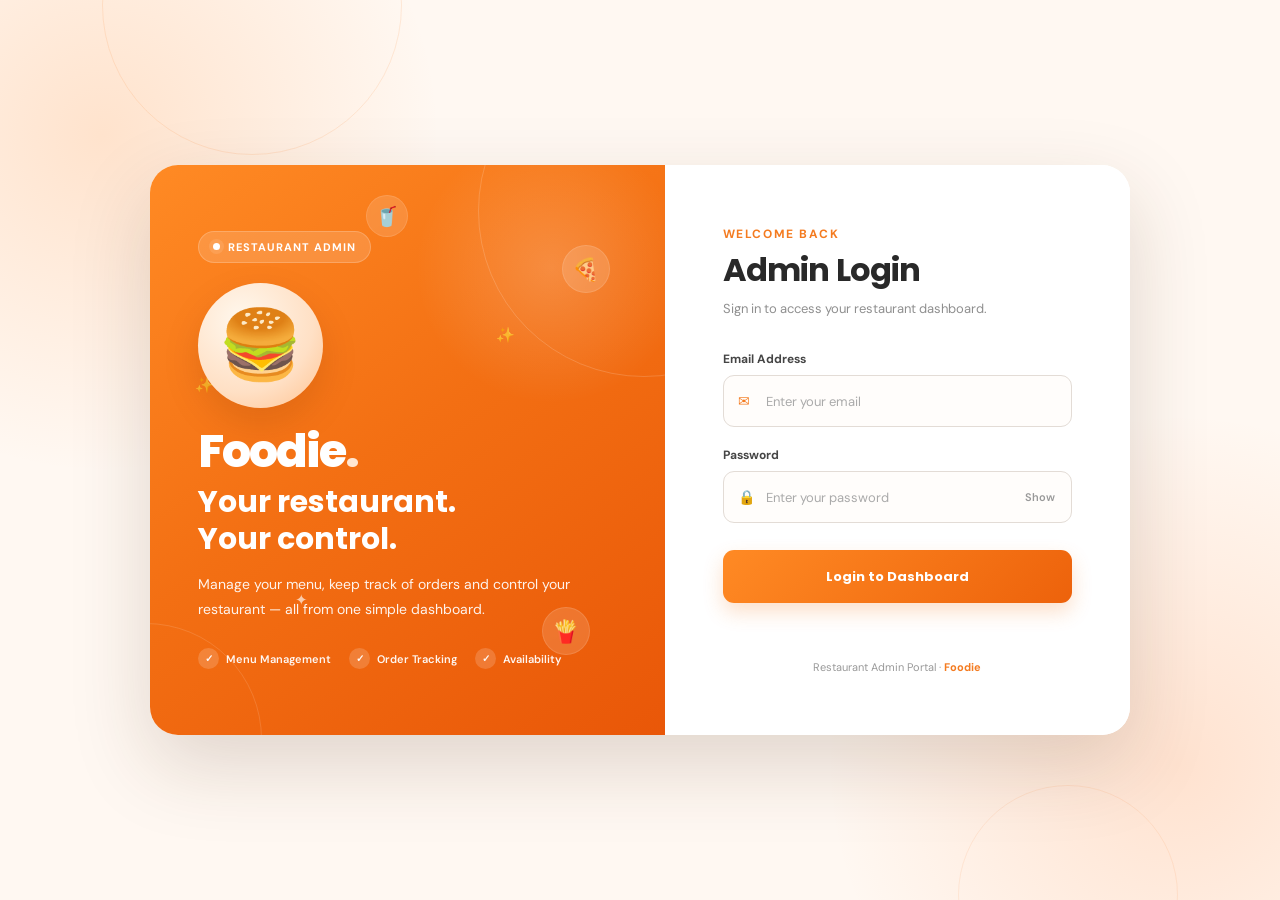
<file: frontend/index.html>
<!DOCTYPE html>
<html lang="en">
<head>
    <meta charset="UTF-8">
    <meta name="viewport" content="width=device-width, initial-scale=1.0">

    <title>Foodie - Restaurant Admin</title>

    <!-- Fonts -->
    <link rel="preconnect" href="https://fonts.googleapis.com">
    <link rel="preconnect" href="https://fonts.gstatic.com" crossorigin>

    <link
        href="https://fonts.googleapis.com/css2?family=DM+Sans:wght@400;500;600;700&family=Poppins:wght@500;600;700;800&display=swap"
        rel="stylesheet"
    >

    <style>

        * {
            box-sizing: border-box;
            margin: 0;
            padding: 0;
        }

        body {
            font-family: "DM Sans", Arial, sans-serif;
            min-height: 100vh;
            overflow: hidden;

            background:
                radial-gradient(
                    circle at 8% 15%,
                    rgba(255, 142, 55, 0.20),
                    transparent 24%
                ),
                radial-gradient(
                    circle at 92% 85%,
                    rgba(255, 112, 28, 0.16),
                    transparent 25%
                ),
                #fff8f2;

            display: flex;
            align-items: center;
            justify-content: center;

            color: #292929;
        }


        /* =====================================
           BACKGROUND
        ===================================== */

        .shape {
            position: fixed;
            pointer-events: none;
            z-index: 0;
        }

        .shape-one {
            width: 300px;
            height: 300px;

            border-radius: 50%;

            border: 1px solid rgba(244, 123, 32, 0.13);

            top: -145px;
            left: 8%;
        }

        .shape-two {
            width: 220px;
            height: 220px;

            border-radius: 50%;

            border: 1px solid rgba(244, 123, 32, 0.10);

            bottom: -105px;
            right: 8%;
        }

        .shape-three,
        .shape-four {
            border-radius: 50%;
            background: #f47b20;
        }

        .shape-three {
            width: 11px;
            height: 11px;

            top: 19%;
            right: 13%;

            opacity: 0.35;

            animation: dotFloat 4s ease-in-out infinite;
        }

        .shape-four {
            width: 7px;
            height: 7px;

            bottom: 20%;
            left: 13%;

            opacity: 0.25;

            animation: dotFloat 5s ease-in-out infinite reverse;
        }

        @keyframes dotFloat {

            0%, 100% {
                transform: translateY(0);
            }

            50% {
                transform: translateY(-14px);
            }
        }


        /* =====================================
           MAIN CARD
        ===================================== */

        .login-wrapper {
            width: 980px;
            max-width: 92%;
            min-height: 570px;

            display: grid;
            grid-template-columns: 1.05fr 0.95fr;

            background: #ffffff;

            border-radius: 28px;
            overflow: hidden;

            position: relative;
            z-index: 2;

            box-shadow:
                0 30px 80px rgba(72, 39, 19, 0.17);

            animation: cardAppear 0.7s ease;
        }

        @keyframes cardAppear {

            from {
                opacity: 0;
                transform: translateY(18px) scale(0.98);
            }

            to {
                opacity: 1;
                transform: translateY(0) scale(1);
            }
        }


        /* =====================================
           LEFT HERO
        ===================================== */

        .hero-section {
            position: relative;
            overflow: hidden;

            padding: 48px;

            color: white;

            background:
                radial-gradient(
                    circle at 78% 18%,
                    rgba(255,255,255,0.18),
                    transparent 22%
                ),
                linear-gradient(
                    145deg,
                    #ff8a24 0%,
                    #f36f13 48%,
                    #e95708 100%
                );

            display: flex;
            flex-direction: column;
            justify-content: center;
        }

        .hero-section::before {
            content: "";

            position: absolute;

            width: 330px;
            height: 330px;

            border-radius: 50%;

            border: 1px solid rgba(255,255,255,0.16);

            right: -145px;
            top: -120px;
        }

        .hero-section::after {
            content: "";

            position: absolute;

            width: 230px;
            height: 230px;

            border-radius: 50%;

            border: 1px solid rgba(255,255,255,0.13);

            left: -120px;
            bottom: -120px;
        }


        /* =====================================
           BADGE
        ===================================== */

        .badge {
            display: inline-flex;
            align-items: center;
            gap: 8px;

            width: fit-content;

            padding: 8px 14px;

            border-radius: 30px;

            background: rgba(255,255,255,0.15);

            border: 1px solid rgba(255,255,255,0.20);

            font-size: 11px;
            font-weight: 700;

            letter-spacing: 1px;

            margin-bottom: 20px;

            position: relative;
            z-index: 10;
        }

        .badge-dot {
            width: 7px;
            height: 7px;

            border-radius: 50%;

            background: white;

            box-shadow:
                0 0 0 4px rgba(255,255,255,0.10);
        }


        /* =====================================
           MAIN FOOD
        ===================================== */

        .food-visual {
            width: 125px;
            height: 125px;

            border-radius: 50%;

            background:
                radial-gradient(
                    circle at 35% 30%,
                    #fff8ee,
                    #ffe0c5 60%,
                    #ffc18e 100%
                );

            display: flex;
            align-items: center;
            justify-content: center;

            font-size: 68px;

            margin-bottom: 20px;

            box-shadow:
                0 15px 35px rgba(130, 49, 5, 0.18);

            position: relative;
            z-index: 5;

            animation:
                mainFoodFloat 4s ease-in-out infinite,
                foodGlow 3s ease-in-out infinite;
        }

        @keyframes mainFoodFloat {

            0%, 100% {
                transform: translateY(0) rotate(0deg);
            }

            50% {
                transform: translateY(-9px) rotate(2deg);
            }
        }

        @keyframes foodGlow {

            0%, 100% {
                box-shadow:
                    0 15px 35px rgba(130, 49, 5, 0.18);
            }

            50% {
                box-shadow:
                    0 20px 45px rgba(130, 49, 5, 0.27);
            }
        }


        /* =====================================
           FLOATING FOOD
        ===================================== */

        .floating-food {
            position: absolute;

            width: 48px;
            height: 48px;

            border-radius: 50%;

            background: rgba(255,255,255,0.14);

            border: 1px solid rgba(255,255,255,0.12);

            display: flex;
            align-items: center;
            justify-content: center;

            font-size: 22px;

            z-index: 4;

            backdrop-filter: blur(2px);
        }

        .pizza {
            top: 80px;
            right: 55px;

            animation:
                pizzaFloat 5s ease-in-out infinite,
                pizzaRotate 7s linear infinite;
        }

        @keyframes pizzaFloat {

            0%, 100% {
                transform: translate(0, 0);
            }

            50% {
                transform: translate(-10px, 13px);
            }
        }

        @keyframes pizzaRotate {

            from {
                rotate: 0deg;
            }

            to {
                rotate: 360deg;
            }
        }

        .fries {
            right: 75px;
            bottom: 80px;

            animation: friesFloat 4.5s ease-in-out infinite;
        }

        @keyframes friesFloat {

            0%, 100% {
                transform: translate(0, 0) rotate(0deg);
            }

            50% {
                transform: translate(10px, -13px) rotate(5deg);
            }
        }

        .drink {
            left: 42%;
            top: 30px;

            width: 42px;
            height: 42px;

            font-size: 19px;

            animation: drinkFloat 4.2s ease-in-out infinite;
        }

        @keyframes drinkFloat {

            0%, 100% {
                transform: translateY(0);
            }

            50% {
                transform: translateY(12px);
            }
        }


        /* =====================================
           SPARKLES
        ===================================== */

        .food-particle {
            position: absolute;

            font-size: 15px;

            opacity: 0.65;

            z-index: 3;
        }

        .particle-one {
            top: 160px;
            right: 150px;

            animation: particleOne 5s ease-in-out infinite;
        }

        .particle-two {
            bottom: 125px;
            left: 145px;

            animation: particleTwo 6s ease-in-out infinite;
        }

        .particle-three {
            top: 210px;
            left: 45px;

            animation: particleThree 5.5s ease-in-out infinite;
        }

        @keyframes particleOne {

            0%, 100% {
                transform: translate(0, 0);
                opacity: 0.4;
            }

            50% {
                transform: translate(8px, -15px);
                opacity: 0.9;
            }
        }

        @keyframes particleTwo {

            0%, 100% {
                transform: translate(0, 0);
                opacity: 0.35;
            }

            50% {
                transform: translate(-10px, 12px);
                opacity: 0.8;
            }
        }

        @keyframes particleThree {

            0%, 100% {
                transform: translateY(0);
            }

            50% {
                transform: translateY(-18px);
            }
        }


        /* =====================================
           BRANDING
        ===================================== */

        .brand {
            font-family: "Poppins", sans-serif;

            font-size: 46px;
            font-weight: 800;

            line-height: 1;

            letter-spacing: -2px;

            margin-bottom: 10px;

            position: relative;
            z-index: 5;
        }

        .brand span {
            color: #ffe6d1;
        }

        .hero-title {
            font-family: "Poppins", sans-serif;

            font-size: 30px;
            font-weight: 700;

            line-height: 1.22;

            margin-bottom: 15px;

            position: relative;
            z-index: 5;
        }

        .hero-description {
            max-width: 380px;

            color: rgba(255,255,255,0.92);

            font-size: 14px;

            line-height: 1.75;

            position: relative;
            z-index: 5;
        }


        /* =====================================
           FEATURES
        ===================================== */

        .features {
            display: flex;
            gap: 18px;

            margin-top: 27px;

            position: relative;
            z-index: 5;
        }

        .feature {
            display: flex;
            align-items: center;
            gap: 7px;

            font-size: 11px;
            font-weight: 600;

            color: rgba(255,255,255,0.94);
        }

        .feature-check {
            width: 21px;
            height: 21px;

            border-radius: 50%;

            background: rgba(255,255,255,0.17);

            display: flex;
            align-items: center;
            justify-content: center;

            font-size: 10px;
        }


        /* =====================================
           LOGIN SIDE
        ===================================== */

        .login-section {
            padding: 55px 58px;

            display: flex;
            flex-direction: column;
            justify-content: center;

            background: #ffffff;
        }

        .small-title {
            color: #f47b20;

            font-size: 12px;
            font-weight: 700;

            text-transform: uppercase;

            letter-spacing: 1.6px;

            margin-bottom: 9px;
        }

        .login-title {
            font-family: "Poppins", sans-serif;

            font-size: 32px;
            font-weight: 700;

            color: #292929;

            line-height: 1.2;

            letter-spacing: -0.8px;

            margin-bottom: 9px;
        }

        .login-subtitle {
            font-size: 13px;

            color: #8f8f8f;

            line-height: 1.7;

            margin-bottom: 31px;
        }


        /* =====================================
           FORM
        ===================================== */

        #loginForm {
            width: 100%;
        }

        .input-group {
            margin-bottom: 20px;
        }

        .input-group label {
            display: block;

            font-size: 12px;
            font-weight: 700;

            color: #454545;

            margin-bottom: 8px;
        }

        .input-wrapper {
            position: relative;
        }

        .input-icon {
            position: absolute;

            left: 15px;
            top: 50%;

            transform: translateY(-50%);

            color: #f47b20;

            font-size: 14px;

            pointer-events: none;

            z-index: 2;
        }

        .input-wrapper input {
            width: 100%;
            height: 52px;

            border: 1px solid #e3dcd6;

            border-radius: 11px;

            background: #fffdfb;

            padding: 0 46px 0 42px;

            font-family: "DM Sans", sans-serif;

            font-size: 13px;

            color: #333;

            outline: none;

            transition: 0.2s ease;
        }

        .input-wrapper input:hover {
            border-color: #d4c5ba;
        }

        .input-wrapper input:focus {
            background: #ffffff;

            border-color: #f47b20;

            box-shadow:
                0 0 0 4px rgba(244,123,32,0.09);
        }

        .input-wrapper input::placeholder {
            color: #aaa;
        }


        /* =====================================
           PASSWORD TOGGLE
        ===================================== */

        .password-toggle {
            position: absolute;

            right: 11px;
            top: 50%;

            transform: translateY(-50%);

            border: none;

            background: transparent;

            color: #999;

            font-family: "DM Sans", sans-serif;

            font-size: 11px;
            font-weight: 600;

            cursor: pointer;

            padding: 6px;
        }

        .password-toggle:hover {
            color: #f47b20;
        }


        /* =====================================
           LOGIN BUTTON
        ===================================== */

        .login-button {
            width: 100%;
            height: 53px;

            border: none;

            border-radius: 11px;

            background:
                linear-gradient(
                    135deg,
                    #ff8a24,
                    #ed620b
                );

            color: white;

            font-family: "Poppins", sans-serif;

            font-size: 13px;
            font-weight: 700;

            cursor: pointer;

            margin-top: 7px;

            box-shadow:
                0 9px 20px rgba(244,123,32,0.23);

            transition:
                transform 0.2s ease,
                box-shadow 0.2s ease;
        }

        .login-button:hover {
            transform: translateY(-2px);

            box-shadow:
                0 13px 27px rgba(244,123,32,0.32);
        }

        .login-button:active {
            transform: translateY(0);
        }


        /* =====================================
           ERROR
        ===================================== */

        #errorMessage {
            min-height: 18px;

            margin-top: 12px;

            color: #d9534f;

            font-size: 12px;

            text-align: center;
        }


        /* =====================================
           FOOTER
        ===================================== */

        .login-footer {
            margin-top: 27px;

            text-align: center;

            color: #999;

            font-size: 11px;
        }

        .login-footer span {
            color: #f47b20;
            font-weight: 700;
        }


        /* =====================================
           RESPONSIVE
        ===================================== */

        @media (max-width: 800px) {

            body {
                overflow: auto;
                padding: 25px 0;
            }

            .login-wrapper {
                grid-template-columns: 1fr;

                max-width: 450px;

                min-height: auto;

                border-radius: 22px;
            }

            .hero-section {
                padding: 38px 32px;

                text-align: center;

                align-items: center;
            }

            .badge {
                margin-left: auto;
                margin-right: auto;
            }

            .hero-description {
                margin-left: auto;
                margin-right: auto;
            }

            .features {
                display: none;
            }

            .floating-food,
            .food-particle {
                display: none;
            }

            .food-visual {
                width: 95px;
                height: 95px;

                font-size: 55px;
            }

            .brand {
                font-size: 38px;
            }

            .hero-title {
                font-size: 25px;
            }

            .login-section {
                padding: 38px 30px;
            }
        }


        @media (max-width: 420px) {

            .login-wrapper {
                max-width: 94%;
            }

            .hero-section {
                padding: 30px 22px;
            }

            .login-section {
                padding: 32px 22px;
            }
        }

    </style>
</head>


<body>

    <!-- Background -->

    <div class="shape shape-one"></div>
    <div class="shape shape-two"></div>
    <div class="shape shape-three"></div>
    <div class="shape shape-four"></div>


    <!-- =====================================
         MAIN LOGIN CARD
    ====================================== -->

    <div class="login-wrapper">


        <!-- =================================
             LEFT HERO
        ================================== -->

        <section class="hero-section">


            <div class="badge">

                <span class="badge-dot"></span>

                RESTAURANT ADMIN

            </div>


            <!-- Main animated burger -->

            <div class="food-visual">
                🍔
            </div>


            <!-- Floating food -->

            <div class="floating-food pizza">
                🍕
            </div>

            <div class="floating-food fries">
                🍟
            </div>

            <div class="floating-food drink">
                🥤
            </div>


            <!-- Animated sparkles -->

            <div class="food-particle particle-one">
                ✨
            </div>

            <div class="food-particle particle-two">
                ✦
            </div>

            <div class="food-particle particle-three">
                ✨
            </div>


            <!-- Brand -->

            <div class="brand">
                Foodie<span>.</span>
            </div>


            <h1 class="hero-title">

                Your restaurant.<br>
                Your control.

            </h1>


            <p class="hero-description">

                Manage your menu, keep track of orders
                and control your restaurant — all from
                one simple dashboard.

            </p>


            <!-- Features -->

            <div class="features">

                <div class="feature">

                    <div class="feature-check">
                        ✓
                    </div>

                    Menu Management

                </div>


                <div class="feature">

                    <div class="feature-check">
                        ✓
                    </div>

                    Order Tracking

                </div>


                <div class="feature">

                    <div class="feature-check">
                        ✓
                    </div>

                    Availability

                </div>

            </div>

        </section>


        <!-- =================================
             LOGIN
        ================================== -->

        <section class="login-section">


            <div class="small-title">
                Welcome back
            </div>


            <h2 class="login-title">
                Admin Login
            </h2>


            <p class="login-subtitle">

                Sign in to access your restaurant dashboard.

            </p>


            <!-- Existing login form -->

            <form id="loginForm">


                <!-- EMAIL -->

                <div class="input-group">

                    <label for="email">
                        Email Address
                    </label>


                    <div class="input-wrapper">

                        <span class="input-icon">
                            ✉
                        </span>


                        <input
                            type="email"
                            id="email"
                            name="email"
                            placeholder="Enter your email"
                            autocomplete="username"
                            required
                        >

                    </div>

                </div>


                <!-- PASSWORD -->

                <div class="input-group">

                    <label for="password">
                        Password
                    </label>


                    <div class="input-wrapper">

                        <span class="input-icon">
                            🔒
                        </span>


                        <input
                            type="password"
                            id="password"
                            name="password"
                            placeholder="Enter your password"
                            autocomplete="current-password"
                            required
                        >


                        <button
                            type="button"
                            class="password-toggle"
                            id="togglePassword">

                            Show

                        </button>

                    </div>

                </div>


                <!-- LOGIN -->

                <button
                    type="submit"
                    class="login-button">

                    Login to Dashboard

                </button>


                <p id="errorMessage"></p>

            </form>


            <div class="login-footer">

                Restaurant Admin Portal ·
                <span>Foodie</span>

            </div>

        </section>

    </div>


    <!-- =====================================
         EXISTING LOGIN SCRIPT
         DO NOT CHANGE
    ====================================== -->

    <script src="script.js"></script>


    <!-- =====================================
         PASSWORD SHOW / HIDE
    ====================================== -->

    <script>

        const togglePassword =
            document.getElementById("togglePassword");

        const passwordInput =
            document.getElementById("password");


        if (togglePassword && passwordInput) {

            togglePassword.addEventListener(
                "click",
                function () {

                    if (
                        passwordInput.type === "password"
                    ) {

                        passwordInput.type = "text";

                        togglePassword.textContent = "Hide";

                    } else {

                        passwordInput.type = "password";

                        togglePassword.textContent = "Show";

                    }

                }
            );

        }

    </script>

</body>
</html>
</file>
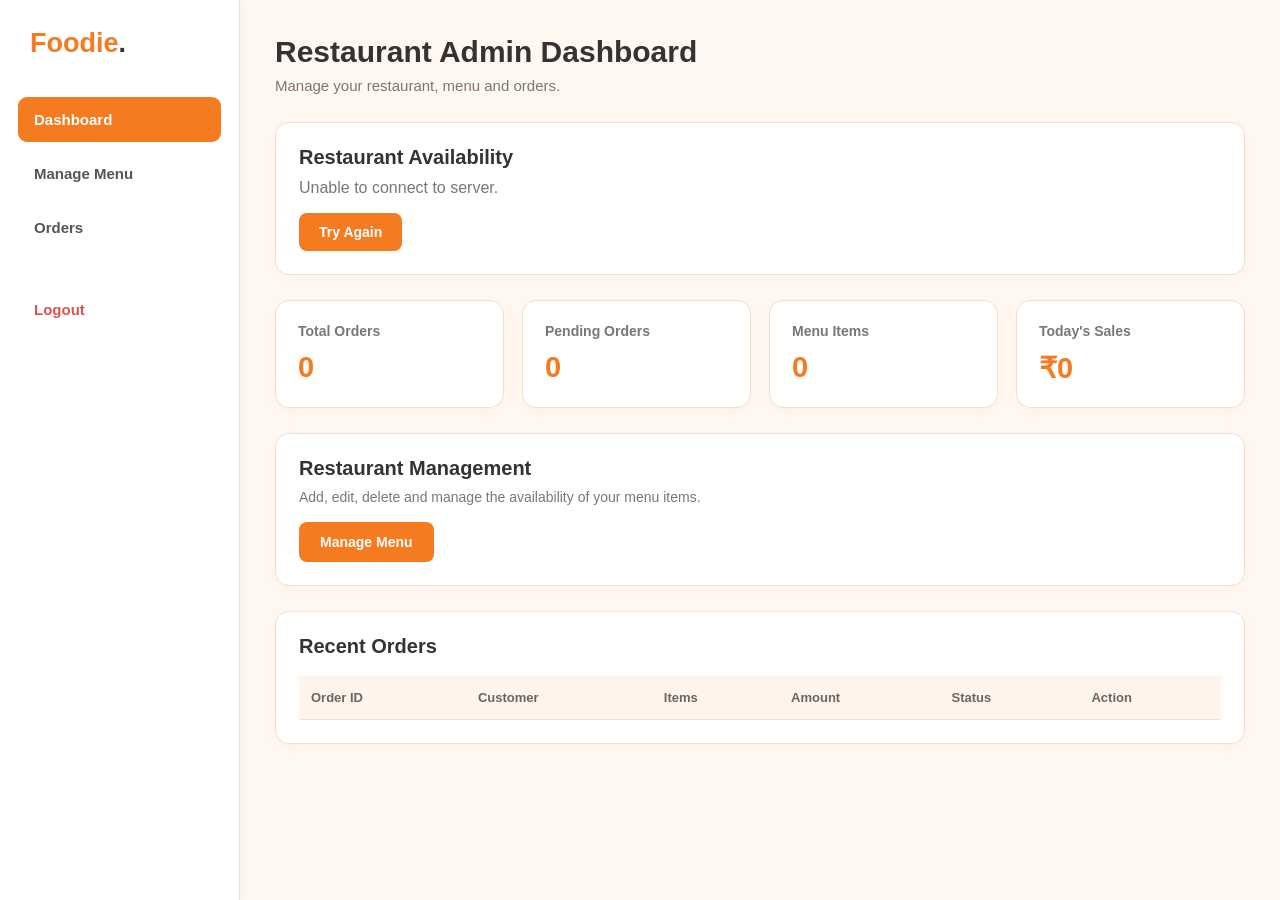
<file: frontend/dashboard.html>
<!DOCTYPE html>
<html lang="en">
<head>
    <meta charset="UTF-8">
    <meta name="viewport" content="width=device-width, initial-scale=1.0">

    <title>Restaurant Admin Dashboard</title>

    <style>
        * {
            box-sizing: border-box;
            margin: 0;
            padding: 0;
        }

        body {
            font-family: Arial, Helvetica, sans-serif;
            background: #fff8f2;
            color: #333;
        }

        /* =========================
           MAIN LAYOUT
        ========================= */

        .dashboard-wrapper {
            display: flex;
            min-height: 100vh;
        }

        /* =========================
           SIDEBAR
        ========================= */

        .sidebar {
            width: 240px;
            min-height: 100vh;
            background: #ffffff;
            border-right: 1px solid #f0dfd2;
            padding: 28px 18px;
            position: fixed;
            left: 0;
            top: 0;
            bottom: 0;
            box-shadow: 2px 0 10px rgba(0, 0, 0, 0.03);
        }

        .logo {
            font-size: 27px;
            font-weight: 800;
            color: #f47b20;
            padding-left: 12px;
            margin-bottom: 38px;
        }

        .logo span {
            color: #333;
        }

        .nav-menu {
            display: flex;
            flex-direction: column;
            gap: 9px;
        }

        .nav-btn {
            width: 100%;
            border: none;
            background: transparent;
            color: #555;
            padding: 14px 16px;
            text-align: left;
            font-size: 15px;
            font-weight: 600;
            border-radius: 9px;
            cursor: pointer;
            transition: all 0.2s ease;
        }

        .nav-btn:hover {
            background: #fff1e6;
            color: #f47b20;
        }

        .nav-btn.active {
            background: #f47b20;
            color: #ffffff;
        }

        .logout-btn {
            margin-top: 28px;
            color: #d9534f;
        }

        .logout-btn:hover {
            background: #fff0ef;
            color: #d9534f;
        }

        /* =========================
           MAIN CONTENT
        ========================= */

        .main-content {
            margin-left: 240px;
            width: calc(100% - 240px);
            padding: 35px;
        }

        .top-header {
            margin-bottom: 28px;
        }

        .top-header h1 {
            font-size: 30px;
            color: #333;
            margin-bottom: 8px;
        }

        .top-header p {
            color: #777;
            font-size: 15px;
        }

        /* =========================
           RESTAURANT STATUS
        ========================= */

        .status-box {
            background: #ffffff;
            border: 1px solid #f1dfd2;
            border-radius: 14px;
            padding: 23px;
            margin-bottom: 25px;
            box-shadow: 0 3px 12px rgba(244, 123, 32, 0.06);
        }

        .status-box h2 {
            font-size: 20px;
            color: #333;
            margin-bottom: 10px;
        }

        #restaurantStatus {
            color: #777;
            margin-bottom: 16px;
        }

        #availabilityBtn {
            border: none;
            background: #f47b20;
            color: white;
            padding: 11px 20px;
            border-radius: 8px;
            font-size: 14px;
            font-weight: 600;
            cursor: pointer;
            transition: 0.2s;
        }

        #availabilityBtn:hover {
            background: #df6812;
        }

        /* =========================
           DASHBOARD CARDS
        ========================= */

        .dashboard-cards {
            display: grid;
            grid-template-columns: repeat(4, 1fr);
            gap: 18px;
            margin-bottom: 25px;
        }

        .card {
            background: #ffffff;
            border: 1px solid #f1dfd2;
            border-radius: 14px;
            padding: 22px;
            box-shadow: 0 3px 12px rgba(244, 123, 32, 0.05);
            transition: transform 0.2s ease, box-shadow 0.2s ease;
        }

        .card:hover {
            transform: translateY(-2px);
            box-shadow: 0 6px 18px rgba(244, 123, 32, 0.10);
        }

        .card h3 {
            font-size: 14px;
            color: #777;
            margin-bottom: 12px;
            font-weight: 600;
        }

        .card p {
            font-size: 29px;
            font-weight: 800;
            color: #f47b20;
        }

        /* =========================
           MANAGEMENT
        ========================= */

        .management-box {
            background: #ffffff;
            border: 1px solid #f1dfd2;
            border-radius: 14px;
            padding: 23px;
            margin-bottom: 25px;
            box-shadow: 0 3px 12px rgba(244, 123, 32, 0.05);
        }

        .management-box h2 {
            color: #333;
            font-size: 20px;
            margin-bottom: 9px;
        }

        .management-box p {
            color: #777;
            margin-bottom: 17px;
            font-size: 14px;
        }

        #menuBtn {
            border: none;
            background: #f47b20;
            color: #ffffff;
            padding: 12px 21px;
            border-radius: 8px;
            font-size: 14px;
            font-weight: 600;
            cursor: pointer;
            transition: 0.2s;
        }

        #menuBtn:hover {
            background: #df6812;
        }

        /* =========================
           ORDERS
        ========================= */

        .orders-section {
            background: #ffffff;
            border: 1px solid #f1dfd2;
            border-radius: 14px;
            padding: 23px;
            margin-bottom: 25px;
            box-shadow: 0 3px 12px rgba(244, 123, 32, 0.05);
            scroll-margin-top: 25px;
        }

        .orders-section h2 {
            color: #333;
            font-size: 20px;
            margin-bottom: 18px;
        }

        .table-container {
            width: 100%;
            overflow-x: auto;
        }

        table {
            width: 100%;
            border-collapse: collapse;
            min-width: 700px;
        }

        th {
            background: #fff4eb;
            color: #666;
            font-size: 13px;
            font-weight: 700;
            padding: 14px 12px;
            text-align: left;
            border-bottom: 1px solid #f1dfd2;
        }

        td {
            padding: 14px 12px;
            font-size: 14px;
            color: #444;
            border-bottom: 1px solid #f3eee9;
        }

        tbody tr:hover {
            background: #fffaf6;
        }

        tbody tr:last-child td {
            border-bottom: none;
        }

        /* =========================
           MOBILE
        ========================= */

        @media (max-width: 1000px) {

            .dashboard-cards {
                grid-template-columns: repeat(2, 1fr);
            }

        }

        @media (max-width: 750px) {

            .sidebar {
                width: 200px;
            }

            .main-content {
                margin-left: 200px;
                width: calc(100% - 200px);
                padding: 25px;
            }

            .top-header h1 {
                font-size: 25px;
            }

        }

        @media (max-width: 600px) {

            .dashboard-wrapper {
                display: block;
            }

            .sidebar {
                position: relative;
                width: 100%;
                min-height: auto;
                border-right: none;
                border-bottom: 1px solid #f0dfd2;
            }

            .main-content {
                margin-left: 0;
                width: 100%;
                padding: 20px;
            }

            .dashboard-cards {
                grid-template-columns: 1fr;
            }

            .top-header h1 {
                font-size: 23px;
            }

        }
    </style>
</head>

<body>

<div class="dashboard-wrapper">

    <!-- =========================
         SIDEBAR
    ========================= -->

    <aside class="sidebar">

        <div class="logo">
            Foodie<span>.</span>
        </div>

        <div class="nav-menu">

            <button
                type="button"
                class="nav-btn active"
                id="dashboardNavBtn">
                Dashboard
            </button>

            <button
                type="button"
                class="nav-btn"
                id="menuNavBtn">
                Manage Menu
            </button>

            <button
                type="button"
                class="nav-btn"
                id="ordersNavBtn">
                Orders
            </button>

            <button
                type="button"
                class="nav-btn logout-btn"
                id="logoutBtn">
                Logout
            </button>

        </div>

    </aside>


    <!-- =========================
         MAIN CONTENT
    ========================= -->

    <main class="main-content">

        <header class="top-header">

            <h1>Restaurant Admin Dashboard</h1>

            <p>
                Manage your restaurant, menu and orders.
            </p>

        </header>


        <!-- RESTAURANT AVAILABILITY -->

        <section class="status-box">

            <h2>Restaurant Availability</h2>

            <p id="restaurantStatus">
                Checking restaurant status...
            </p>

            <button
                type="button"
                id="availabilityBtn">
                Loading...
            </button>

        </section>


        <!-- DASHBOARD STATISTICS -->

        <section class="dashboard-cards">

            <div class="card">
                <h3>Total Orders</h3>
                <p id="totalOrders">0</p>
            </div>

            <div class="card">
                <h3>Pending Orders</h3>
                <p id="pendingOrders">0</p>
            </div>

            <div class="card">
                <h3>Menu Items</h3>
                <p id="menuItems">0</p>
            </div>

            <div class="card">
                <h3>Today's Sales</h3>
                <p id="todaySales">₹0</p>
            </div>

        </section>


        <!-- RESTAURANT MANAGEMENT -->

        <section class="management-box">

            <h2>Restaurant Management</h2>

            <p>
                Add, edit, delete and manage the availability of your menu items.
            </p>

            <button
                type="button"
                id="menuBtn">
                Manage Menu
            </button>

        </section>


        <!-- RECENT ORDERS -->

        <section
            class="orders-section"
            id="recentOrdersSection">

            <h2>Recent Orders</h2>

            <div class="table-container">

                <table>

                    <thead>

                        <tr>
                            <th>Order ID</th>
                            <th>Customer</th>
                            <th>Items</th>
                            <th>Amount</th>
                            <th>Status</th>
                            <th>Action</th>
                        </tr>

                    </thead>

                    <tbody id="ordersTable">
                    </tbody>

                </table>

            </div>

        </section>

    </main>

</div>


<!-- KEEPING YOUR EXISTING DASHBOARD.JS -->
<script src="dashboard.js?v=3"></script>


<!-- DASHBOARD.HTML NAVIGATION -->
<script>

    // Dashboard
    document
        .getElementById("dashboardNavBtn")
        .addEventListener("click", function () {

            window.location.href = "dashboard.html";

        });


    // Manage Menu
    document
        .getElementById("menuNavBtn")
        .addEventListener("click", function () {

            window.location.href = "menu.html";

        });


    // Manage Menu main button
    document
        .getElementById("menuBtn")
        .addEventListener("click", function () {

            window.location.href = "menu.html";

        });


    // Orders
    document
        .getElementById("ordersNavBtn")
        .addEventListener("click", function () {

            const ordersSection =
                document.getElementById("recentOrdersSection");

            if (ordersSection) {

                ordersSection.scrollIntoView({
                    behavior: "smooth",
                    block: "start"
                });

                ordersSection.style.boxShadow =
                    "0 0 0 3px rgba(244, 123, 32, 0.25)";

                setTimeout(function () {

                    ordersSection.style.boxShadow = "";

                }, 1200);

            }

        });

</script>

</body>
</html>
</file>
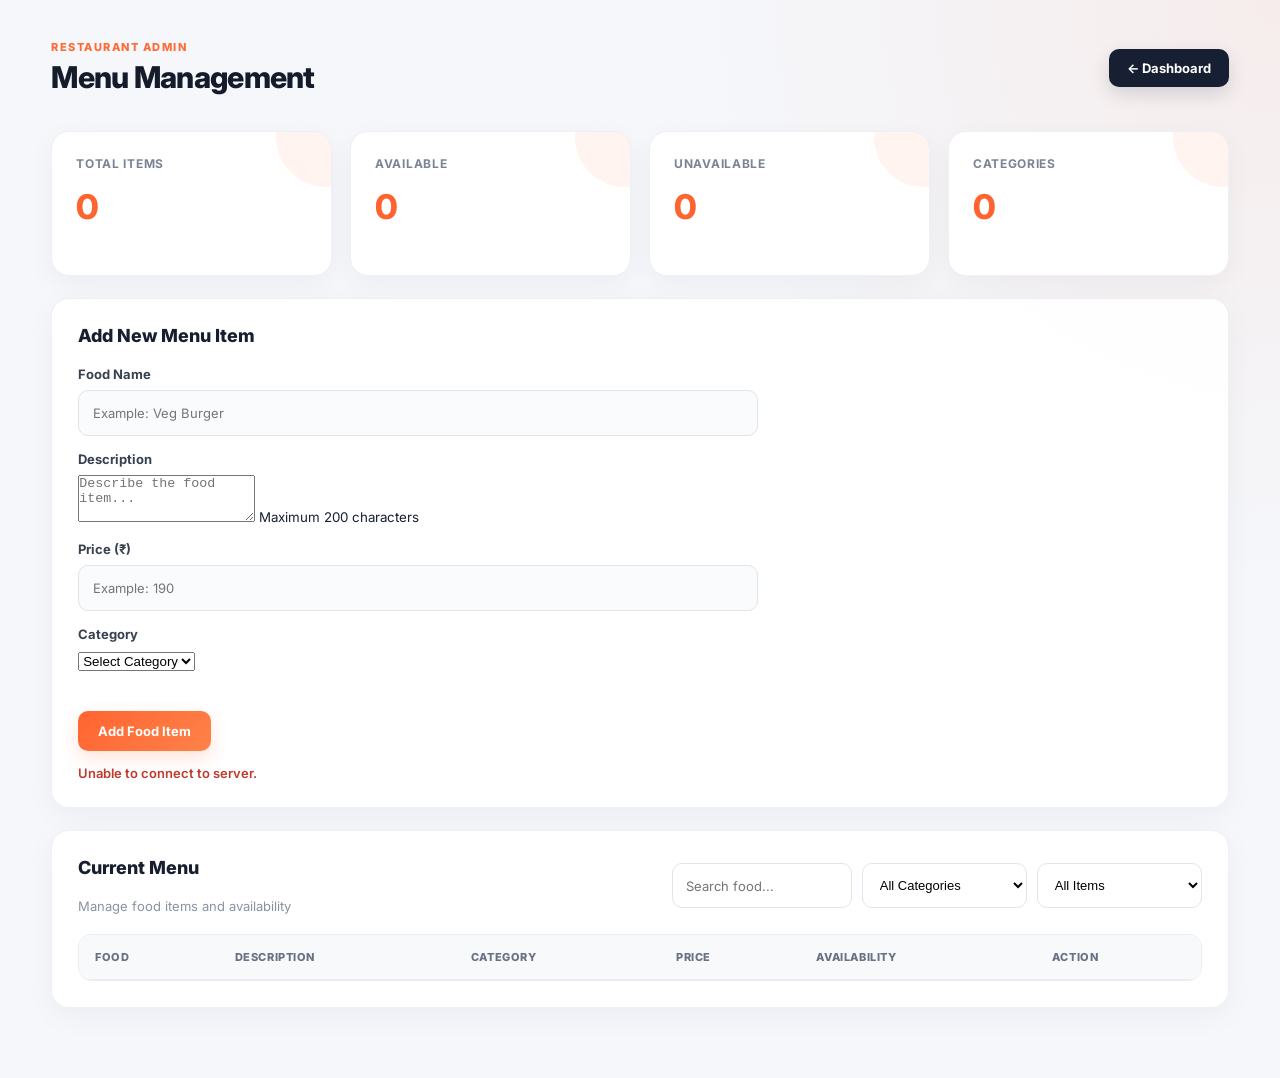
<file: frontend/menu.html>
<!DOCTYPE html>
<html lang="en">

<head>

    <meta charset="UTF-8">

    <meta
        name="viewport"
        content="width=device-width, initial-scale=1.0"
    >

    <title>Menu Management</title>

    <link rel="stylesheet" href="style.css">

</head>


<body>

<div class="dashboard">

    <!-- ===============================
         HEADER
    ================================ -->

    <header class="dashboard-header">

        <div>

            <p class="page-label">
                RESTAURANT ADMIN
            </p>

            <h1>
                Menu Management
            </h1>

        </div>


        <button id="backBtn">
            ← Dashboard
        </button>

    </header>



    <!-- ===============================
         STATISTICS
    ================================ -->

    <section class="dashboard-cards">

        <div class="card">

            <h3>
                Total Items
            </h3>

            <p id="totalMenuItems">
                0
            </p>

        </div>


        <div class="card">

            <h3>
                Available
            </h3>

            <p id="availableItems">
                0
            </p>

        </div>


        <div class="card">

            <h3>
                Unavailable
            </h3>

            <p id="unavailableItems">
                0
            </p>

        </div>


        <div class="card">

            <h3>
                Categories
            </h3>

            <p id="totalCategories">
                0
            </p>

        </div>

    </section>



    <!-- ===============================
         ADD / EDIT MENU
    ================================ -->

    <section class="orders-section">

        <h2 id="formTitle">
            Add New Menu Item
        </h2>


        <form id="menuForm">


            <!-- Food Name -->

            <div class="form-field">

                <label for="foodName">
                    Food Name
                </label>

                <input
                    type="text"
                    id="foodName"
                    placeholder="Example: Veg Burger"
                    maxlength="80"
                    required
                >

            </div>



            <!-- Description -->

            <div class="form-field">

                <label for="foodDescription">
                    Description
                </label>

                <textarea
                    id="foodDescription"
                    placeholder="Describe the food item..."
                    maxlength="200"
                    rows="3"
                    required
                ></textarea>

                <small>
                    Maximum 200 characters
                </small>

            </div>



            <!-- Price -->

            <div class="form-field">

                <label for="foodPrice">
                    Price (₹)
                </label>

                <input
                    type="number"
                    id="foodPrice"
                    placeholder="Example: 190"
                    min="1"
                    max="100000"
                    step="0.01"
                    required
                >

            </div>



            <!-- Category -->

            <div class="form-field">

                <label for="foodCategory">
                    Category
                </label>

                <select
                    id="foodCategory"
                    required
                >

                    <option value="">
                        Select Category
                    </option>

                    <option value="Pizza">
                        Pizza
                    </option>

                    <option value="Burger">
                        Burger
                    </option>

                    <option value="Biryani">
                        Biryani
                    </option>

                    <option value="South Indian">
                        South Indian
                    </option>

                    <option value="North Indian">
                        North Indian
                    </option>

                    <option value="Chinese">
                        Chinese
                    </option>

                    <option value="Desserts">
                        Desserts
                    </option>

                    <option value="Beverages">
                        Beverages
                    </option>

                    <option value="Other">
                        Other
                    </option>

                </select>

            </div>



            <!-- Buttons -->

            <div class="form-actions">

                <button
                    type="submit"
                    id="submitBtn"
                >
                    Add Food Item
                </button>


                <button
                    type="button"
                    id="cancelBtn"
                    class="secondary-btn"
                    style="display: none;"
                >
                    Cancel
                </button>

            </div>


        </form>


        <p id="menuMessage"></p>

    </section>



    <!-- ===============================
         CURRENT MENU
    ================================ -->

    <section class="orders-section">


        <div class="section-heading">

            <div>

                <h2>
                    Current Menu
                </h2>

                <p class="section-subtitle">
                    Manage food items and availability
                </p>

            </div>


            <!-- Filters -->

            <div class="filters">

                <input
                    type="text"
                    id="searchMenu"
                    placeholder="Search food..."
                >


                <select id="categoryFilter">

                    <option value="all">
                        All Categories
                    </option>

                </select>


                <select id="availabilityFilter">

                    <option value="all">
                        All Items
                    </option>

                    <option value="available">
                        Available
                    </option>

                    <option value="unavailable">
                        Unavailable
                    </option>

                </select>

            </div>

        </div>



        <div class="table-wrapper">

            <table>

                <thead>

                    <tr>

                        <th>
                            Food
                        </th>

                        <th>
                            Description
                        </th>

                        <th>
                            Category
                        </th>

                        <th>
                            Price
                        </th>

                        <th>
                            Availability
                        </th>

                        <th>
                            Action
                        </th>

                    </tr>

                </thead>


                <tbody id="menuTable">

                </tbody>

            </table>

        </div>


    </section>


</div>


<script src="menu.js?v=6"></script>

</body>

</html>
</file>
<file: frontend/style.css>
/* =====================================================
   RESTAURANT ADMIN DASHBOARD
   PREMIUM UI
===================================================== */

@import url('https://fonts.googleapis.com/css2?family=Inter:wght@400;500;600;700;800&display=swap');

/* =====================================================
   GLOBAL
===================================================== */

* {
    box-sizing: border-box;
    margin: 0;
    padding: 0;
}

body {
    font-family: "Inter", Arial, sans-serif;
    background:
        radial-gradient(
            circle at top right,
            rgba(255, 107, 53, 0.08),
            transparent 35%
        ),
        #f5f7fb;
    color: #172033;
    min-height: 100vh;
}

button,
input {
    font-family: inherit;
}

button {
    transition:
        transform 0.2s ease,
        box-shadow 0.2s ease,
        background 0.2s ease;
}

button:hover {
    transform: translateY(-2px);
}

button:active {
    transform: translateY(0);
}


/* =====================================================
   LOGIN PAGE
===================================================== */

body:has(.login-container) {
    background:
        linear-gradient(
            135deg,
            #fff7f2 0%,
            #fff 45%,
            #fff1e9 100%
        );
    display: flex;
    align-items: center;
    justify-content: center;
    min-height: 100vh;
}

.login-container {
    width: 430px;
    max-width: 92%;
    padding: 45px 40px;
    background: rgba(255, 255, 255, 0.96);
    border: 1px solid rgba(255, 107, 53, 0.12);
    border-radius: 24px;
    box-shadow:
        0 25px 70px rgba(31, 41, 55, 0.12),
        0 5px 20px rgba(255, 107, 53, 0.06);
    position: relative;
    overflow: hidden;
}

.login-container::before {
    content: "";
    position: absolute;
    width: 150px;
    height: 150px;
    border-radius: 50%;
    background: rgba(255, 107, 53, 0.08);
    top: -80px;
    right: -60px;
}

.login-container::after {
    content: "";
    position: absolute;
    width: 100px;
    height: 100px;
    border-radius: 50%;
    background: rgba(255, 179, 71, 0.10);
    bottom: -50px;
    left: -40px;
}

.login-container h1 {
    position: relative;
    z-index: 1;
    font-size: 32px;
    font-weight: 800;
    color: #151b2b;
    margin-bottom: 8px;
}

.login-container > p {
    position: relative;
    z-index: 1;
    color: #7b8495;
    font-size: 14px;
    margin-bottom: 32px;
}

.login-container form {
    position: relative;
    z-index: 1;
}

.login-container label {
    display: block;
    color: #374151;
    font-size: 13px;
    font-weight: 700;
    margin-bottom: 8px;
}

.login-container input {
    width: 100%;
    height: 48px;
    padding: 0 15px;
    margin-bottom: 20px;
    border: 1px solid #e1e5eb;
    border-radius: 11px;
    background: #fafbfc;
    color: #1f2937;
    font-size: 14px;
    outline: none;
}

.login-container input::placeholder {
    color: #a3aab6;
}

.login-container input:focus {
    background: #fff;
    border-color: #ff6b35;
    box-shadow:
        0 0 0 4px rgba(255, 107, 53, 0.10);
}

.login-container button {
    width: 100%;
    height: 49px;
    border: none;
    border-radius: 11px;
    background:
        linear-gradient(
            135deg,
            #ff6b35,
            #ff8a4c
        );
    color: white;
    font-size: 14px;
    font-weight: 700;
    cursor: pointer;
    box-shadow:
        0 8px 20px rgba(255, 107, 53, 0.22);
}

.login-container button:hover {
    box-shadow:
        0 12px 28px rgba(255, 107, 53, 0.30);
}

#message {
    margin-top: 15px;
    text-align: center;
    font-size: 13px;
}


/* =====================================================
   MAIN DASHBOARD
===================================================== */

.dashboard {
    width: 92%;
    max-width: 1350px;
    margin: 32px auto 70px;
}


/* =====================================================
   HEADER
===================================================== */

.dashboard-header {
    display: flex;
    align-items: center;
    justify-content: space-between;
    margin-bottom: 28px;
    padding: 8px 0;
}

.dashboard-header h1 {
    font-size: 30px;
    font-weight: 800;
    letter-spacing: -0.7px;
    color: #151b2b;
}

#logoutBtn {
    border: 1px solid #e5e7eb;
    background: #ffffff;
    color: #374151;
    padding: 11px 20px;
    border-radius: 10px;
    font-size: 13px;
    font-weight: 700;
    cursor: pointer;
    box-shadow: 0 4px 12px rgba(0, 0, 0, 0.04);
}

#logoutBtn:hover {
    color: #ff5a25;
    border-color: #ffd1c0;
    box-shadow: 0 7px 18px rgba(255, 107, 53, 0.10);
}


/* =====================================================
   SECTION CARDS
===================================================== */

.orders-section {
    background: rgba(255, 255, 255, 0.96);
    border: 1px solid #edf0f4;
    border-radius: 18px;
    padding: 26px;
    margin-bottom: 22px;
    box-shadow:
        0 8px 30px rgba(20, 30, 50, 0.045);
}

.orders-section h2 {
    font-size: 18px;
    font-weight: 800;
    color: #171e2e;
    margin-bottom: 20px;
}


/* =====================================================
   DASHBOARD STAT CARDS
===================================================== */

.dashboard-cards {
    display: grid;
    grid-template-columns: repeat(4, 1fr);
    gap: 18px;
    margin-bottom: 22px;
}

.card {
    position: relative;
    overflow: hidden;
    background: #ffffff;
    border: 1px solid #edf0f4;
    border-radius: 18px;
    padding: 24px;
    min-height: 145px;
    box-shadow:
        0 8px 28px rgba(20, 30, 50, 0.045);
    transition:
        transform 0.25s ease,
        box-shadow 0.25s ease;
}

.card::after {
    content: "";
    position: absolute;
    width: 100px;
    height: 100px;
    border-radius: 50%;
    background: rgba(255, 107, 53, 0.07);
    right: -45px;
    top: -45px;
}

.card:hover {
    transform: translateY(-5px);
    box-shadow:
        0 16px 35px rgba(20, 30, 50, 0.09);
}

.card h3 {
    position: relative;
    z-index: 1;
    color: #7b8495;
    font-size: 12px;
    font-weight: 700;
    text-transform: uppercase;
    letter-spacing: 0.7px;
    margin-bottom: 15px;
}

.card p {
    position: relative;
    z-index: 1;
    font-size: 34px;
    font-weight: 800;
    color: #ff6430;
    letter-spacing: -1px;
}


/* =====================================================
   RESTAURANT STATUS
===================================================== */

#restaurantStatus {
    display: inline-flex;
    align-items: center;
    padding: 9px 14px;
    border-radius: 30px;
    background: #ecfdf5;
    color: #047857;
    font-size: 13px;
    font-weight: 700;
    margin-bottom: 15px;
}

#availabilityBtn {
    border: none;
    border-radius: 10px;
    padding: 11px 18px;
    background:
        linear-gradient(
            135deg,
            #ff6430,
            #ff8249
        );
    color: white;
    font-size: 13px;
    font-weight: 700;
    cursor: pointer;
    box-shadow:
        0 7px 18px rgba(255, 100, 48, 0.20);
}

#availabilityBtn:hover {
    box-shadow:
        0 10px 25px rgba(255, 100, 48, 0.28);
}


/* =====================================================
   MENU MANAGEMENT BUTTON
===================================================== */

#menuBtn {
    border: none;
    border-radius: 10px;
    padding: 12px 20px;
    background: #172033;
    color: #ffffff;
    font-size: 13px;
    font-weight: 700;
    cursor: pointer;
    box-shadow:
        0 7px 18px rgba(23, 32, 51, 0.15);
}

#menuBtn:hover {
    background: #242f46;
    box-shadow:
        0 10px 24px rgba(23, 32, 51, 0.20);
}


/* =====================================================
   TABLE
===================================================== */

table {
    width: 100%;
    border-collapse: separate;
    border-spacing: 0;
    overflow: hidden;
    border: 1px solid #e9edf2;
    border-radius: 13px;
}

th {
    padding: 15px 16px;
    background: #f8f9fb;
    border-bottom: 1px solid #e9edf2;
    color: #687284;
    font-size: 11px;
    font-weight: 800;
    text-transform: uppercase;
    letter-spacing: 0.6px;
    text-align: left;
}

td {
    padding: 16px;
    border-bottom: 1px solid #eef0f3;
    color: #3d4655;
    font-size: 13px;
    font-weight: 500;
}

tr:last-child td {
    border-bottom: none;
}

tbody tr {
    transition: background 0.2s ease;
}

tbody tr:hover {
    background: #fffaf7;
}


/* =====================================================
   TABLE BUTTONS
===================================================== */

td button {
    border: none;
    border-radius: 8px;
    padding: 8px 12px;
    margin: 2px;
    font-size: 11px;
    font-weight: 700;
    cursor: pointer;
}

td button:hover {
    transform: translateY(-1px);
}

.editBtn {
    background: #eef2ff;
    color: #4f46e5;
}

.editBtn:hover {
    background: #e0e7ff;
}

.deleteBtn {
    background: #fff0f0;
    color: #dc2626;
}

.deleteBtn:hover {
    background: #fee2e2;
}

.availabilityBtn {
    background: #ecfdf5;
    color: #047857;
}

.availabilityBtn:hover {
    background: #d1fae5;
}


/* =====================================================
   FORMS
===================================================== */

.orders-section form {
    max-width: 680px;
}

.orders-section form label {
    display: block;
    color: #374151;
    font-size: 13px;
    font-weight: 700;
    margin: 15px 0 8px;
}

.orders-section form input {
    width: 100%;
    height: 46px;
    padding: 0 14px;
    border: 1px solid #e0e4e9;
    border-radius: 10px;
    background: #fafbfc;
    color: #1f2937;
    font-size: 13px;
    outline: none;
}

.orders-section form input:focus {
    background: #ffffff;
    border-color: #ff6b35;
    box-shadow:
        0 0 0 4px rgba(255, 107, 53, 0.09);
}

#submitBtn {
    margin-top: 20px;
    border: none;
    border-radius: 10px;
    padding: 12px 20px;
    background:
        linear-gradient(
            135deg,
            #ff6430,
            #ff8249
        );
    color: white;
    font-size: 13px;
    font-weight: 700;
    cursor: pointer;
    box-shadow:
        0 7px 18px rgba(255, 100, 48, 0.18);
}

#submitBtn:hover {
    box-shadow:
        0 10px 24px rgba(255, 100, 48, 0.26);
}

#cancelBtn {
    margin-top: 20px;
    margin-left: 7px;
    border: none;
    border-radius: 10px;
    padding: 12px 20px;
    background: #eef0f3;
    color: #4b5563;
    font-size: 13px;
    font-weight: 700;
    cursor: pointer;
}

#cancelBtn:hover {
    background: #e1e5ea;
}

#menuMessage {
    margin-top: 15px;
    font-size: 13px;
    font-weight: 600;
}


/* =====================================================
   MENU PAGE HEADER
===================================================== */

#backBtn {
    border: none;
    border-radius: 10px;
    padding: 11px 18px;
    background: #172033;
    color: #ffffff;
    font-size: 13px;
    font-weight: 700;
    cursor: pointer;
    box-shadow:
        0 7px 18px rgba(23, 32, 51, 0.15);
}

#backBtn:hover {
    background: #242f46;
}


/* =====================================================
   RESPONSIVE
===================================================== */

@media (max-width: 1000px) {

    .dashboard-cards {
        grid-template-columns: repeat(2, 1fr);
    }

    table {
        display: block;
        overflow-x: auto;
        white-space: nowrap;
    }
}


@media (max-width: 650px) {

    .dashboard {
        width: 94%;
        margin-top: 22px;
    }

    .dashboard-header {
        align-items: flex-start;
        gap: 15px;
    }

    .dashboard-header h1 {
        font-size: 23px;
    }

    .dashboard-cards {
        grid-template-columns: 1fr;
    }

    .card {
        min-height: 125px;
    }

    .card p {
        font-size: 30px;
    }

    .orders-section {
        padding: 18px;
        border-radius: 14px;
    }

    .orders-section h2 {
        font-size: 17px;
    }

    .login-container {
        padding: 34px 25px;
    }

    .login-container h1 {
        font-size: 27px;
    }

    th,
    td {
        padding: 12px;
    }
}


@media (max-width: 430px) {

    .dashboard-header {
        flex-direction: column;
    }

    #logoutBtn,
    #backBtn {
        width: 100%;
    }

    .login-container {
        width: 94%;
        margin: 30px auto;
    }
}
/* =========================================
   MENU MANAGEMENT IMPROVEMENTS
========================================= */

.page-label {
    font-size: 11px;
    font-weight: 800;
    letter-spacing: 1.5px;
    color: #ff6b35;
    margin-bottom: 5px;
}

.section-heading {
    display: flex;
    align-items: center;
    justify-content: space-between;
    gap: 20px;
    margin-bottom: 20px;
}

.section-subtitle {
    color: #8a93a3;
    font-size: 13px;
    margin-top: 5px;
}

.form-grid {
    display: grid;
    grid-template-columns:
        repeat(3, minmax(0, 1fr));
    gap: 18px;
}

.form-grid label {
    display: block;
    font-size: 13px;
    font-weight: 700;
    margin-bottom: 7px;
    color: #374151;
}

.form-grid input,
.form-grid select,
.filters input,
.filters select {
    width: 100%;
    height: 45px;
    padding: 0 13px;
    border: 1px solid #e1e5eb;
    border-radius: 10px;
    background: #fff;
    outline: none;
    font-size: 13px;
}

.form-grid input:focus,
.form-grid select:focus,
.filters input:focus,
.filters select:focus {
    border-color: #ff6b35;
    box-shadow:
        0 0 0 3px rgba(255, 107, 53, 0.10);
}

.form-actions {
    display: flex;
    gap: 10px;
    margin-top: 20px;
}

.secondary-btn {
    background: #f1f3f6 !important;
    color: #374151 !important;
    box-shadow: none !important;
}

.filters {
    display: flex;
    gap: 10px;
    min-width: 500px;
}

.filters input {
    min-width: 180px;
}

.filters select {
    min-width: 140px;
}

.table-wrapper {
    width: 100%;
    overflow-x: auto;
}

.category-badge {
    display: inline-block;
    padding: 5px 9px;
    border-radius: 20px;
    background: #fff1eb;
    color: #e85c2b;
    font-size: 11px;
    font-weight: 700;
}

.status-badge {
    display: inline-block;
    padding: 5px 10px;
    border-radius: 20px;
    font-size: 11px;
    font-weight: 700;
}

.status-available {
    background: #eaf8ef;
    color: #238443;
}

.status-unavailable {
    background: #fcecec;
    color: #c0392b;
}

.small-btn {
    border: none;
    padding: 7px 10px;
    border-radius: 7px;
    margin: 2px;
    font-size: 11px;
    font-weight: 700;
    cursor: pointer;
    background: #f1f3f6;
    color: #374151;
}

.small-btn:hover {
    transform: translateY(-1px);
}

.delete-btn {
    background: #fff0f0;
    color: #c0392b;
}

#menuMessage {
    margin-top: 14px;
    font-size: 13px;
    font-weight: 600;
}

.success-message {
    color: #238443;
}

.error-message {
    color: #c0392b;
}

.empty-state {
    text-align: center;
    padding: 35px !important;
    color: #8a93a3;
}

button:disabled {
    opacity: 0.6;
    cursor: not-allowed;
    transform: none !important;
}

@media (max-width: 900px) {

    .form-grid {
        grid-template-columns: 1fr;
    }

    .section-heading {
        align-items: stretch;
        flex-direction: column;
    }

    .filters {
        min-width: 0;
        width: 100%;
        flex-wrap: wrap;
    }

    .filters input,
    .filters select {
        flex: 1;
        min-width: 140px;
    }
}

@media (max-width: 600px) {

    .dashboard {
        width: 94%;
        margin-top: 20px;
    }

    .dashboard-header {
        align-items: flex-start;
        gap: 15px;
    }

    .dashboard-header h1 {
        font-size: 23px;
    }

    .filters {
        flex-direction: column;
    }

    .filters input,
    .filters select {
        width: 100%;
    }

    .small-btn {
        display: block;
        width: 100%;
        margin: 4px 0;
    }
}
</file>
